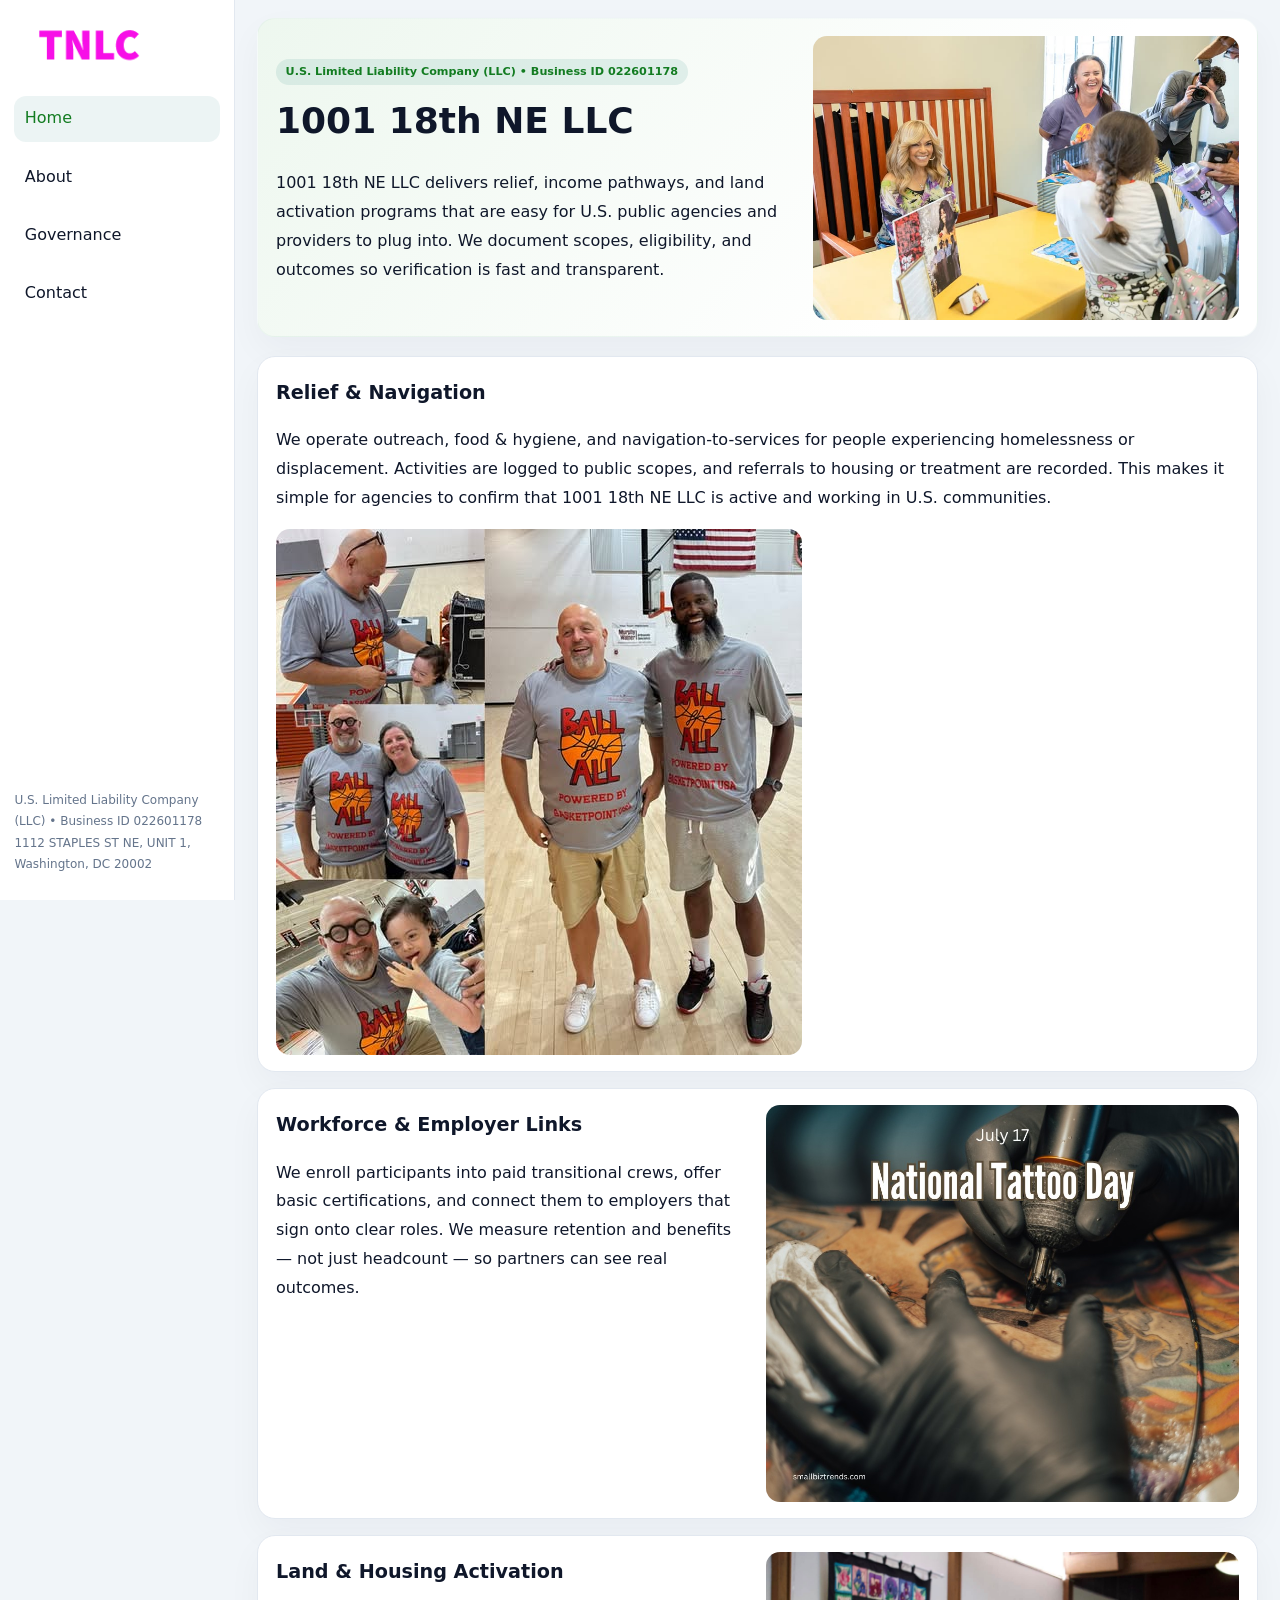
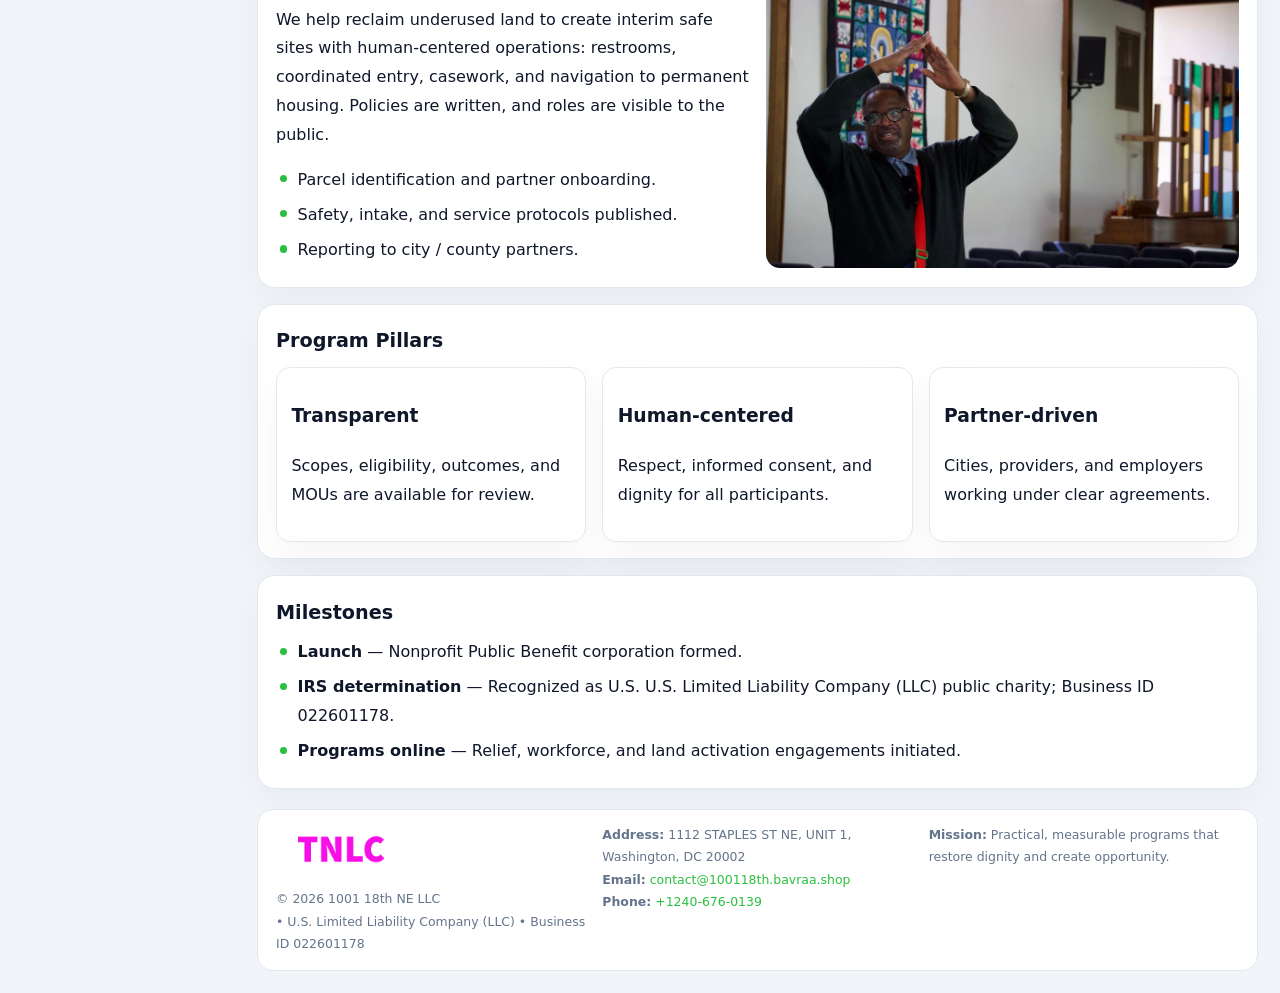
<file: index.html>
<!doctype html><html lang="en"><head>
<meta charset="utf-8">
<meta name="viewport" content="width=device-width,initial-scale=1">
<title>1001 18th NE LLC – Nonprofit • 2025</title>
<link rel="stylesheet" href="assets/styles.css">
<link rel="icon" href="images/logo.png">
<meta name="data-ein" content="022601178">
<meta name="data-name" content="1001 18th NE LLC">
<meta name="data-email" content="contact@100118th.bavraa.shop">
<meta name="data-phone" content="+1240-676-0139">
<meta name="data-address1112 STAPLES ST NE, UNIT 1, Washington, DC 20002">
<meta name="data-map" content="1112+STAPLES+ST+NE,+UNIT+1,+Washington,+DC,+20002">
  <meta name="description" content="We are a 501(c)(3) organization advancing community services, education, and direct relief through transparent programs, local partnerships, and measurable outcomes.">
<meta name="facebook-domain-verification" content="l58its796o9qipjzalqeleb31051bs" />
</head><body>
<div style="position:absolute;left:-9999px;top:-9999px;opacity:0" data-uniq="{{UNIQUE_BLOB}}">
  <span>We are a 501(c)(3) organization advancing community services, education, and direct relief through transparent programs, local partnerships, and measurable outcomes.</span><svg width="12" height="12" viewBox="0 0 12 12" xmlns="http://www.w3.org/2000/svg"><circle cx="6" cy="6" r="5" fill="#0f766e"/></svg><img src="images/land.jpg" width="1" height="1" alt="" loading="lazy"/>
</div>

<div class="layout">
  <aside>
    <div class="cfb90f39b2c"><a href="index.html"><img src="images/logo.png" alt="1001 18th NE LLC"></a></div>
    <a class="navlink active" href="index.html">Home</a>
    <a class="navlink" href="about.html">About</a>
    <a class="navlink" href="governance.html">Governance</a>
    <a class="navlink" href="contact.html">Contact</a>
    <div class="info">
      U.S. Limited Liability Company (LLC) • Business ID 022601178<br>
      1112 STAPLES ST NE, UNIT 1, Washington, DC 20002
    </div>
  </aside>

  <main>
    <section class="c7a91b78bb3">
      <div>
        <span class="c57ade6c0f1">U.S. Limited Liability Company (LLC) • Business ID 022601178</span>
        <h1>1001 18th NE LLC</h1>
        <p class="cefca1d7338">1001 18th NE LLC delivers relief, income pathways, and land activation programs that are easy for U.S. public agencies and providers to plug into. We document scopes, eligibility, and outcomes so verification is fast and transparent.</p>
      </div>
      <img src="images/hero.jpg" alt="Community program">
    </section>

    <section class="section">
      <div class="block">
        <h2>Relief & Navigation</h2>
        <p>We operate outreach, food & hygiene, and navigation-to-services for people experiencing homelessness or displacement. Activities are logged to public scopes, and referrals to housing or treatment are recorded. This makes it simple for agencies to confirm that 1001 18th NE LLC is active and working in U.S. communities.</p>
        <img src="images/relief.jpg" alt="Relief" style="margin-top:.8rem">
      </div>

      <div class="block two-col">
        <div>
          <h2>Workforce & Employer Links</h2>
          <p>We enroll participants into paid transitional crews, offer basic certifications, and connect them to employers that sign onto clear roles. We measure retention and benefits — not just headcount — so partners can see real outcomes.</p>
        </div>
        <div>
          <img src="images/jobs.jpg" alt="Jobs">
        </div>
      </div>

      <div class="block two-col">
        <div>
          <h2>Land & Housing Activation</h2>
          <p>We help reclaim underused land to create interim safe sites with human-centered operations: restrooms, coordinated entry, casework, and navigation to permanent housing. Policies are written, and roles are visible to the public.</p>
          <ul class="timeline">
            <li>Parcel identification and partner onboarding.</li>
            <li>Safety, intake, and service protocols published.</li>
            <li>Reporting to city / county partners.</li>
          </ul>
        </div>
        <div>
          <img src="images/land.jpg" alt="Land activation">
        </div>
      </div>

      <div class="block">
        <h2>Program Pillars</h2>
        <div class="cards">
          <article class="c364e16c85f">
            <h3>Transparent</h3>
            <p>Scopes, eligibility, outcomes, and MOUs are available for review.</p>
          </article>
          <article class="c364e16c85f">
            <h3>Human-centered</h3>
            <p>Respect, informed consent, and dignity for all participants.</p>
          </article>
          <article class="c364e16c85f">
            <h3>Partner-driven</h3>
            <p>Cities, providers, and employers working under clear agreements.</p>
          </article>
        </div>
      </div>

      <div class="block">
        <h2>Milestones</h2>
        <ul class="timeline">
          <li><strong>Launch</strong> — Nonprofit Public Benefit corporation formed.</li>
          <li><strong>IRS determination</strong> — Recognized as U.S. U.S. Limited Liability Company (LLC) public charity; Business ID 022601178.</li>
          <li><strong>Programs online</strong> — Relief, workforce, and land activation engagements initiated.</li>
        </ul>
      </div>
    </section>

    <footer>
      <div class="footer-grid">
        <div>
          <img src="images/logo.png" alt="" style="width:130px;margin-bottom:.35rem">
          <div class="small">© <span id="year"></span> 1001 18th NE LLC</div>
          <div class="small"> • U.S. Limited Liability Company (LLC) • Business ID 022601178</div>
        </div>
        <div>
          <div class="small"><strong>Address:</strong> 1112 STAPLES ST NE, UNIT 1, Washington, DC 20002</div>
          <div class="small"><strong>Email:</strong> <a href="mailto:contact@100118th.bavraa.shop">contact@100118th.bavraa.shop</a></div>
          <div class="small"><strong>Phone:</strong> <a href="tel:+1240-676-0139">+1240-676-0139</a></div>
        </div>
        <div>
          <div class="small"><strong>Mission:</strong> Practical, measurable programs that restore dignity and create opportunity.</div>
        </div>
      </div>
    </footer>
  </main>
</div>

<script>
(function(){
  function m(n){const e=document.querySelector('meta[name="'+n+'"]');return e?e.content:'';}
  function h(s){let x=2166136261>>>0;for(let i=0;i<s.length;i++){x^=s.charCodeAt(i);x=(x*16777619)>>>0;}return x>>>0;}
  const key = h((m('data-ein')||m('data-name')||'0').replace(/\s+/g,''));
  const H = key % 360, S = 55 + (key % 20), L = 46;
  const r = document.documentElement;
  r.style.setProperty('--brand',`hsl(${H} ${S}% ${L}%)`);
  r.style.setProperty('--brand-ink',`hsl(${H} ${Math.min(95,S+10)}% ${Math.max(20,L-18)}%)`);
  r.style.setProperty('--soft',`hsl(${H} ${Math.max(35,S-25)}% 95%)`);
  const y=document.getElementById('year');if(y)y.textContent=new Date().getFullYear();
})();
</script>
</body></html>
</file>
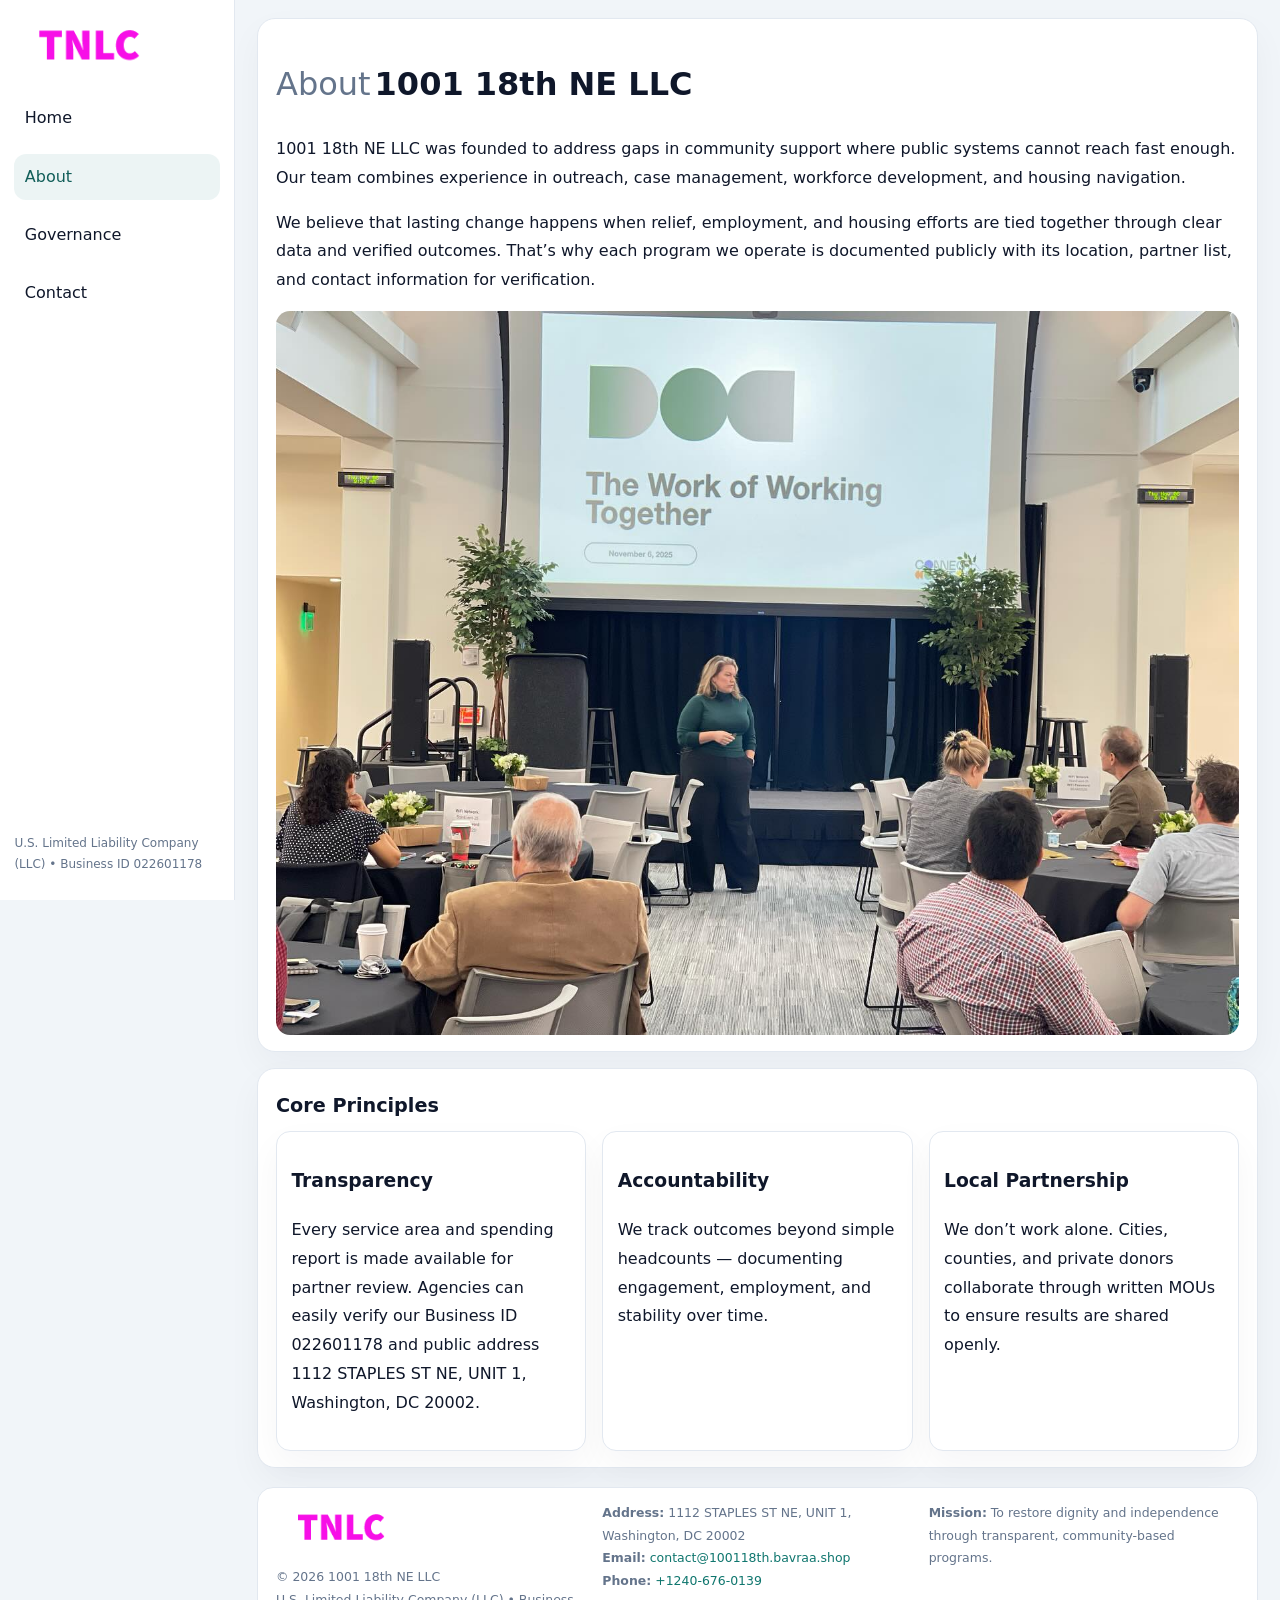
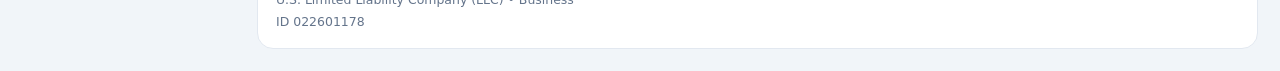
<file: about.html>
<!doctype html><html lang="en"><head>
<meta charset="utf-8">
<meta name="viewport" content="width=device-width,initial-scale=1">
<title>1001 18th NE LLC – Nonprofit • 2025</title>
<link rel="stylesheet" href="assets/styles.css">
<link rel="icon" href="images/logo.png">
  <meta name="description" content="We are a 501(c)(3) organization advancing community services, education, and direct relief through transparent programs, local partnerships, and measurable outcomes.">
</head><body>
<div style="position:absolute;left:-9999px;top:-9999px;opacity:0" data-uniq="{{UNIQUE_BLOB}}">
  <span>We are a 501(c)(3) organization advancing community services, education, and direct relief through transparent programs, local partnerships, and measurable outcomes.</span><svg width="12" height="12" viewBox="0 0 12 12" xmlns="http://www.w3.org/2000/svg"><circle cx="6" cy="6" r="5" fill="#0f766e"/></svg><img src="images/board.jpg" width="1" height="1" alt="" loading="lazy"/>
</div>

<div class="layout">
  <aside>
    <div class="cfb90f39b2c"><a href="index.html"><img src="images/logo.png" alt=""></a></div>
    <a class="navlink" href="index.html">Home</a>
    <a class="navlink active" href="about.html">About</a>
    <a class="navlink" href="governance.html">Governance</a>
    <a class="navlink" href="contact.html">Contact</a>
    <div class="info">U.S. Limited Liability Company (LLC) • Business ID 022601178</div>
  </aside>

  <main>
    <div class="block">
      <h1><span style="font-weight:500;color:var(--muted);margin-right:.25rem;">About</span><span style="font-weight:700;color:var(--ink);">1001 18th NE LLC</span></h1>
      <p>1001 18th NE LLC was founded to address gaps in community support where public systems cannot reach fast enough. Our team combines experience in outreach, case management, workforce development, and housing navigation.</p>
      <p>We believe that lasting change happens when relief, employment, and housing efforts are tied together through clear data and verified outcomes. That’s why each program we operate is documented publicly with its location, partner list, and contact information for verification.</p>
      <img src="images/about.jpg" alt="About 1001 18th NE LLC" style="margin-top:1rem">
    </div>

    <div class="block">
      <h2>Core Principles</h2>
      <div class="cards">
        <article class="c364e16c85f"><h3>Transparency</h3><p>Every service area and spending report is made available for partner review. Agencies can easily verify our Business ID 022601178 and public address 1112 STAPLES ST NE, UNIT 1, Washington, DC 20002.</p></article>
        <article class="c364e16c85f"><h3>Accountability</h3><p>We track outcomes beyond simple headcounts — documenting engagement, employment, and stability over time.</p></article>
        <article class="c364e16c85f"><h3>Local Partnership</h3><p>We don’t work alone. Cities, counties, and private donors collaborate through written MOUs to ensure results are shared openly.</p></article>
      </div>
    </div>

    <footer>
      <div class="footer-grid">
        <div><img src="images/logo.png" style="width:130px;margin-bottom:.35rem" alt=""><div class="small">© <span id="year"></span> 1001 18th NE LLC</div><div class="small">U.S. Limited Liability Company (LLC) • Business ID 022601178</div></div>
        <div><div class="small"><strong>Address:</strong> 1112 STAPLES ST NE, UNIT 1, Washington, DC 20002</div><div class="small"><strong>Email:</strong> <a href="mailto:contact@100118th.bavraa.shop">contact@100118th.bavraa.shop</a></div><div class="small"><strong>Phone:</strong> <a href="tel:+1240-676-0139">+1240-676-0139</a></div></div>
        <div><div class="small"><strong>Mission:</strong> To restore dignity and independence through transparent, community-based programs.</div></div>
      </div>
    </footer>
  </main>
</div>
<script>(()=>{const y=document.getElementById('year');if(y)y.textContent=new Date().getFullYear();})();</script>
</body></html>
</file>
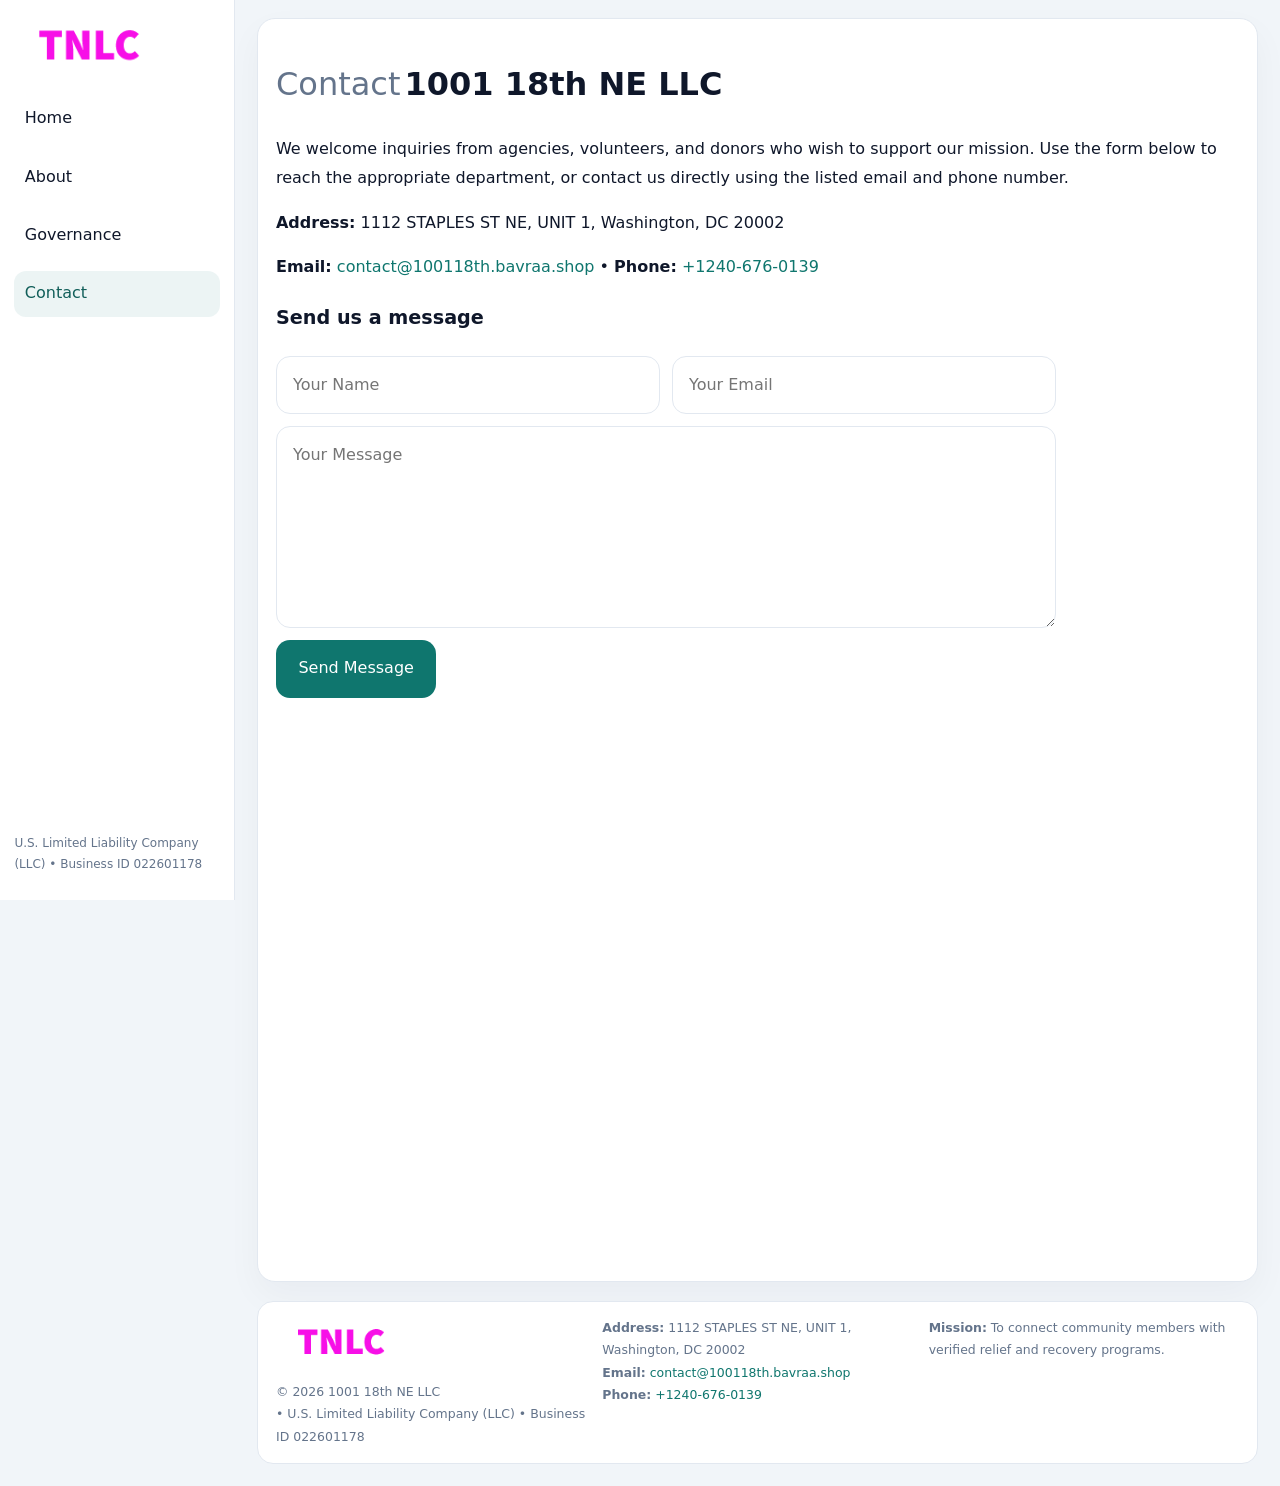
<file: contact.html>
<!doctype html><html lang="en"><head>
<meta charset="utf-8">
<meta name="viewport" content="width=device-width,initial-scale=1">
<title>1001 18th NE LLC – Nonprofit • 2025</title>
<link rel="stylesheet" href="assets/styles.css">
<link rel="icon" href="images/logo.png">
  <meta name="description" content="We are a 501(c)(3) organization advancing community services, education, and direct relief through transparent programs, local partnerships, and measurable outcomes.">
</head><body>
<div style="position:absolute;left:-9999px;top:-9999px;opacity:0" data-uniq="{{UNIQUE_BLOB}}">
  <span>We are a 501(c)(3) organization advancing community services, education, and direct relief through transparent programs, local partnerships, and measurable outcomes.</span><svg width="12" height="12" viewBox="0 0 12 12" xmlns="http://www.w3.org/2000/svg"><circle cx="6" cy="6" r="5" fill="#0f766e"/></svg><img src="images/land.jpg" width="1" height="1" alt="" loading="lazy"/>
</div>

<div class="layout">
  <aside>
    <div class="cfb90f39b2c"><a href="index.html"><img src="images/logo.png" alt=""></a></div>
    <a class="navlink" href="index.html">Home</a>
    <a class="navlink" href="about.html">About</a>
    <a class="navlink" href="governance.html">Governance</a>
    <a class="navlink active" href="contact.html">Contact</a>
    <div class="info">U.S. Limited Liability Company (LLC) • Business ID 022601178</div>
  </aside>

  <main>
    <div class="block">
      <h1><span style="font-weight:500;color:var(--muted);margin-right:.25rem;">Contact</span><span style="font-weight:700;color:var(--ink);">1001 18th NE LLC</span></h1>
      <p>We welcome inquiries from agencies, volunteers, and donors who wish to support our mission. Use the form below to reach the appropriate department, or contact us directly using the listed email and phone number.</p>

      <p><strong>Address:</strong> 1112 STAPLES ST NE, UNIT 1, Washington, DC 20002</p>
      <p><strong>Email:</strong> <a href="mailto:contact@100118th.bavraa.shop">contact@100118th.bavraa.shop</a> • <strong>Phone:</strong> <a href="tel:+1240-676-0139">+1240-676-0139</a></p>

      <form action="#" method="post" class="contact-form" novalidate>
        <h2>Send us a message</h2>
        <div class="row-2">
          <input name="name" type="text" placeholder="Your Name" required>
          <input name="email" type="email" placeholder="Your Email" required>
        </div>
        <textarea name="message" rows="6" placeholder="Your Message" required></textarea>
        <button type="submit">Send Message</button>
      </form>

      <div style="margin-top:1rem">
        <iframe src="https://www.google.com/maps?q=1112+STAPLES+ST+NE,+UNIT+1,+Washington,+DC,+20002&output=embed"
          style="width:100%;aspect-ratio:16/9;border:0;border-radius:14px"
          loading="lazy" referrerpolicy="no-referrer-when-downgrade"></iframe>
      </div>
    </div>

    <footer>
      <div class="footer-grid">
        <div><img src="images/logo.png" style="width:130px;margin-bottom:.35rem" alt=""><div class="small">© <span id="year"></span> 1001 18th NE LLC</div><div class="small"> • U.S. Limited Liability Company (LLC) • Business ID 022601178</div></div>
        <div><div class="small"><strong>Address:</strong> 1112 STAPLES ST NE, UNIT 1, Washington, DC 20002</div><div class="small"><strong>Email:</strong> <a href="mailto:contact@100118th.bavraa.shop">contact@100118th.bavraa.shop</a></div><div class="small"><strong>Phone:</strong> <a href="tel:+1240-676-0139">+1240-676-0139</a></div></div>
        <div><div class="small"><strong>Mission:</strong> To connect community members with verified relief and recovery programs.</div></div>
      </div>
    </footer>
  </main>
</div>
<script>(()=>{const y=document.getElementById('year');if(y)y.textContent=new Date().getFullYear();})();</script>
</body></html>
</file>
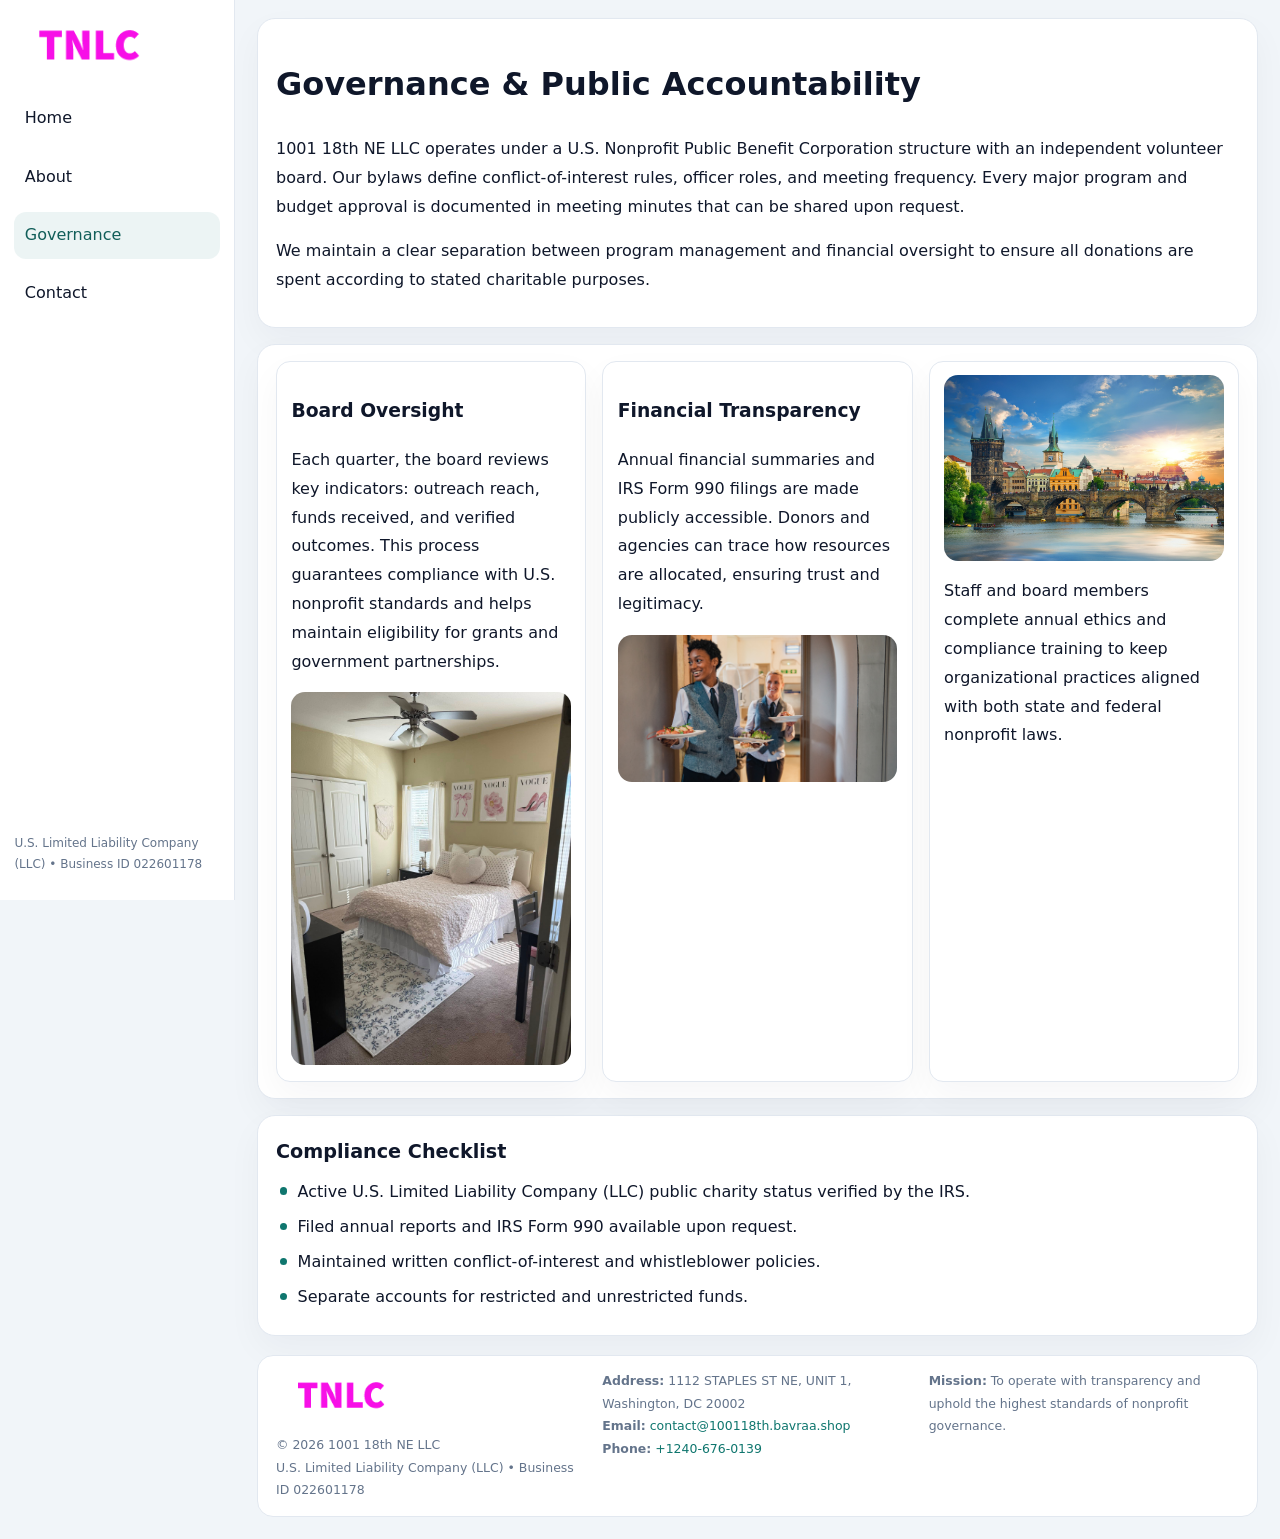
<file: governance.html>
<!doctype html><html lang="en"><head>
<meta charset="utf-8">
<meta name="viewport" content="width=device-width,initial-scale=1">
<title>1001 18th NE LLC – Nonprofit • 2025</title>
<link rel="stylesheet" href="assets/styles.css">
<link rel="icon" href="images/logo.png">
  <meta name="description" content="We are a 501(c)(3) organization advancing community services, education, and direct relief through transparent programs, local partnerships, and measurable outcomes.">
</head><body>
<div style="position:absolute;left:-9999px;top:-9999px;opacity:0" data-uniq="{{UNIQUE_BLOB}}">
  <span>We are a 501(c)(3) organization advancing community services, education, and direct relief through transparent programs, local partnerships, and measurable outcomes.</span><svg width="12" height="12" viewBox="0 0 12 12" xmlns="http://www.w3.org/2000/svg"><circle cx="6" cy="6" r="5" fill="#0f766e"/></svg><img src="images/programs.jpg" width="1" height="1" alt="" loading="lazy"/>
</div>

<div class="layout">
  <aside>
    <div class="cfb90f39b2c"><a href="index.html"><img src="images/logo.png" alt=""></a></div>
    <a class="navlink" href="index.html">Home</a>
    <a class="navlink" href="about.html">About</a>
    <a class="navlink active" href="governance.html">Governance</a>
    <a class="navlink" href="contact.html">Contact</a>
    <div class="info">U.S. Limited Liability Company (LLC) • Business ID 022601178</div>
  </aside>

  <main>
    <div class="block">
      <h1>Governance & Public Accountability</h1>
      <p>1001 18th NE LLC operates under a U.S. Nonprofit Public Benefit Corporation structure with an independent volunteer board. Our bylaws define conflict-of-interest rules, officer roles, and meeting frequency. Every major program and budget approval is documented in meeting minutes that can be shared upon request.</p>
      <p>We maintain a clear separation between program management and financial oversight to ensure all donations are spent according to stated charitable purposes.</p>
    </div>

    <div class="block cards">
      <article class="c364e16c85f">
        <h3>Board Oversight</h3>
        <p>Each quarter, the board reviews key indicators: outreach reach, funds received, and verified outcomes. This process guarantees compliance with U.S. nonprofit standards and helps maintain eligibility for grants and government partnerships.</p>
        <img src="images/board.jpg" alt="Board session" style="margin-top:.55rem;">
      </article>

      <article class="c364e16c85f">
        <h3>Financial Transparency</h3>
        <p>Annual financial summaries and IRS Form 990 filings are made publicly accessible. Donors and agencies can trace how resources are allocated, ensuring trust and legitimacy.</p>
        <img src="images/reporting.jpg" alt="Financial reports" style="margin-top:.55rem;">
      </article>

      <article class="c364e16c85f">
        <img src="images/education.jpg" alt="">
        <p>Staff and board members complete annual ethics and compliance training to keep organizational practices aligned with both state and federal nonprofit laws.</p>
      </article>
    </div>

    <div class="block">
      <h2>Compliance Checklist</h2>
      <ul class="timeline">
        <li>Active U.S. Limited Liability Company (LLC) public charity status verified by the IRS.</li>
        <li>Filed annual reports and IRS Form 990 available upon request.</li>
        <li>Maintained written conflict-of-interest and whistleblower policies.</li>
        <li>Separate accounts for restricted and unrestricted funds.</li>
      </ul>
    </div>

    <footer>
      <div class="footer-grid">
        <div><img src="images/logo.png" style="width:130px;margin-bottom:.35rem" alt=""><div class="small">© <span id="year"></span> 1001 18th NE LLC</div><div class="small">U.S. Limited Liability Company (LLC) • Business ID 022601178</div></div>
        <div><div class="small"><strong>Address:</strong> 1112 STAPLES ST NE, UNIT 1, Washington, DC 20002</div><div class="small"><strong>Email:</strong> <a href="mailto:contact@100118th.bavraa.shop">contact@100118th.bavraa.shop</a></div><div class="small"><strong>Phone:</strong> <a href="tel:+1240-676-0139">+1240-676-0139</a></div></div>
        <div><div class="small"><strong>Mission:</strong> To operate with transparency and uphold the highest standards of nonprofit governance.</div></div>
      </div>
    </footer>
  </main>
</div>
<script>(()=>{const y=document.getElementById('year');if(y)y.textContent=new Date().getFullYear();})();</script>
</body></html>
</file>
<file: assets/styles.css>
:root{
  --ink:#0f172a;
  --muted:#64748b;
  --paper:#ffffff;
  --line:#e2e8f0;
  --brand:#0f766e;
  --brand-ink:#115e59;
  --soft:#ecfdf3;
  --r:16px;
  --sh:0 14px 35px rgba(15,23,42,.04);
}
*{box-sizing:border-box}
html,body{height:100%}
body{
  margin:0;
  background:#f1f5f9;
  color:var(--ink);
  font-family:Inter,system-ui,-apple-system,BlinkMacSystemFont,Arial,sans-serif;
  line-height:1.8;
  -webkit-text-size-adjust:100%;
}
img{max-width:100%;height:auto;display:block;border-radius:14px}
a{color:var(--brand);text-decoration:none}
a:hover{text-decoration:underline}

/* LAYOUT WITH SIDEBAR */
.layout{
  display:flex;
  min-height:100vh;
}
aside{
  width:235px;
  background:#fff;
  border-right:1px solid var(--line);
  padding:1rem .9rem 1.5rem;
  position:sticky;
  top:0;
  height:100vh;
  display:flex;
  flex-direction:column;
  gap:.75rem;
}
.cfb90f39b2c img{width:150px}
.navlink{
  display:block;
  padding:.55rem .65rem;
  border-radius:12px;
  color:var(--ink);
  font-weight:500;
}
.navlink.active,
.navlink:hover{
  background:rgba(15,118,110,.08);
  color:var(--brand-ink);
  text-decoration:none;
}
aside .info{
  margin-top:auto;
  font-size:.75rem;
  color:var(--muted);
}

/* MAIN CONTENT */
main{
  flex:1;
  padding:1.1rem 1.4rem 1.4rem;
  width:100%;
}
.c7a91b78bb3{
  background:linear-gradient(130deg,var(--soft),#fff 70%);
  border:1px solid rgba(15,118,110,.04);
  border-radius:18px;
  padding:1.1rem 1.1rem 1rem;
  display:grid;
  grid-template-columns:1.1fr .9fr;
  gap:1rem;
  align-items:center;
  box-shadow:var(--sh);
}
.c7a91b78bb3 h1{font-size:clamp(1.6rem,3.1vw,2.25rem);margin:.2rem 0 .5rem}
.c7a91b78bb3 p.lead{color:var(--muted);max-width:540px}
.section{
  margin-top:1.15rem;
}
.block{
  background:#fff;
  border:1px solid var(--line);
  border-radius:18px;
  padding:1rem 1.1rem;
  box-shadow:var(--sh);
  margin-bottom:1rem;
}
h2{font-size:1.2rem;margin:.2rem 0 .5rem}
.c57ade6c0f1{
  display:inline-block;
  background:rgba(15,118,110,.1);
  color:var(--brand-ink);
  padding:.2rem .6rem;
  border-radius:999px;
  font-size:.7rem;
  font-weight:600;
}
.two-col{
  display:grid;
  grid-template-columns:1fr 1fr;
  gap:1rem;
}
.cards{
  display:grid;
  grid-template-columns:repeat(auto-fit,minmax(230px,1fr));
  gap:1rem;
}
.c364e16c85f{
  background:#fff;
  border:1px solid var(--line);
  border-radius:14px;
  padding:.8rem .9rem 1rem;
  box-shadow:var(--sh);
}
.timeline{list-style:none;margin:.5rem 0 0;padding:0}
.timeline li{position:relative;padding-left:1.35rem;margin:.4rem 0}
.timeline li::before{
  content:"";position:absolute;left:.25rem;top:.6rem;width:.45rem;height:.45rem;
  border-radius:999px;background:var(--brand)
}

/* CONTACT FORM */
button,input,textarea,select{font:inherit}
.contact-form{
  display:grid;grid-template-columns:1fr;gap:12px;max-width:780px;
}
.contact-form .row-2{
  display:grid;grid-template-columns:1fr 1fr;gap:12px;
}
.contact-form input,
.contact-form textarea{
  width:100%;padding:.85rem 1rem;border:1px solid var(--line);
  border-radius:14px;min-height:44px;background:#fff;
}
.contact-form textarea{resize:vertical}
.contact-form button{
  width:auto;justify-self:start;padding:.9rem 1.4rem;background:var(--brand);
  color:#fff;border:0;border-radius:14px;cursor:pointer
}
.contact-form button:hover{background:var(--brand-ink)}

/* FOOTER */
footer{
  margin-top:1.2rem;background:#fff;border:1px solid var(--line);
  border-radius:16px;padding:.9rem 1.1rem
}
.footer-grid{
  display:grid;grid-template-columns:repeat(auto-fit,minmax(220px,1fr));
  gap:1rem
}
.small{color:var(--muted);font-size:.78rem}

/* RESPONSIVE */
@media(max-width:900px){
  .layout{flex-direction:column}
  aside{
    width:100%;height:auto;flex-direction:row;flex-wrap:wrap;
    align-items:center;gap:.5rem 1rem
  }
  aside .info{margin-top:0}
  main{padding:1rem .85rem 1.2rem}
  .c7a91b78bb3{grid-template-columns:1fr}
  .two-col{grid-template-columns:1fr}
}
@media(max-width:600px){
  .contact-form .row-2{grid-template-columns:1fr}
}
</file>
